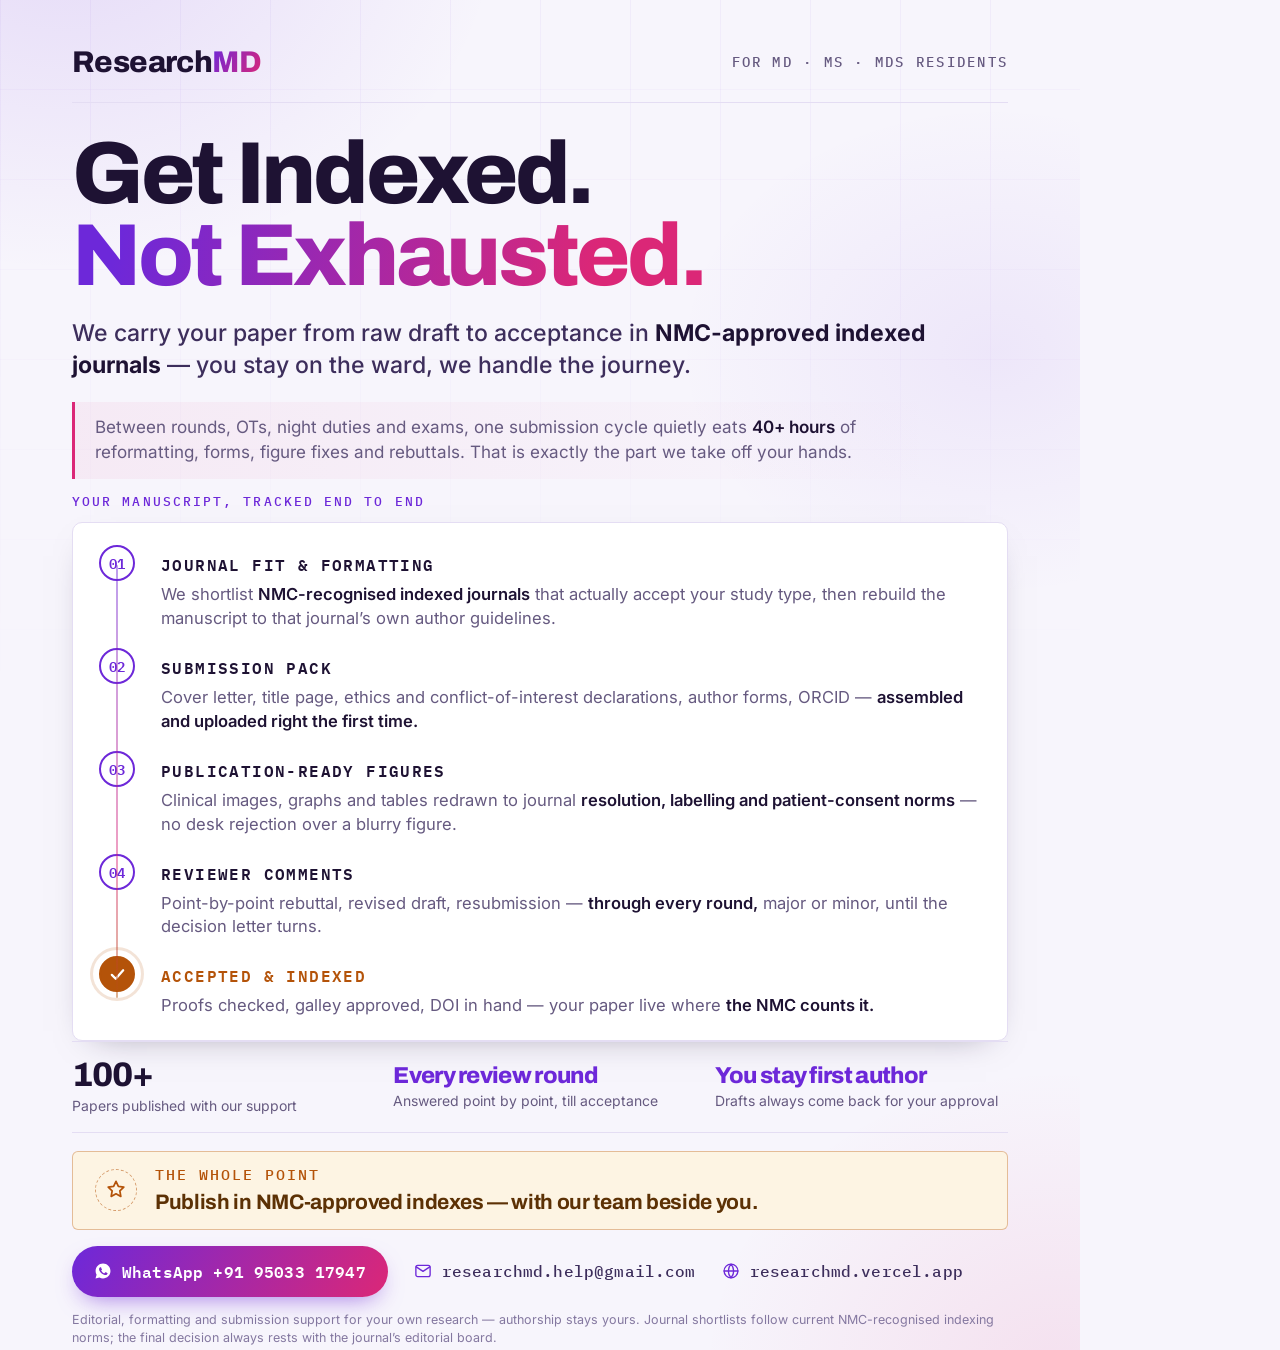
<file: marketing/poster.html>
<!DOCTYPE html>
<html lang="en">
<head>
<meta charset="utf-8" />
<title>ResearchMD — Get Indexed. Not Exhausted.</title>
<style>
@font-face {
  font-family: 'Archivo';
  font-style: normal;
  font-weight: 100 900;
  font-stretch: 100%;
  font-display: swap;
  src: url([data-uri]) format('woff2');
  unicode-range: U+0000-00FF, U+0131, U+0152-0153, U+02BB-02BC, U+02C6, U+02DA, U+02DC, U+0304, U+0308, U+0329, U+2000-206F, U+20AC, U+2122, U+2191, U+2193, U+2212, U+2215, U+FEFF, U+FFFD;
}
@font-face {
  font-family: 'IBM Plex Mono';
  font-style: normal;
  font-weight: 500;
  font-display: swap;
  src: url([data-uri]) format('woff2');
  unicode-range: U+0000-00FF, U+0131, U+0152-0153, U+02BB-02BC, U+02C6, U+02DA, U+02DC, U+0304, U+0308, U+0329, U+2000-206F, U+20AC, U+2122, U+2191, U+2193, U+2212, U+2215, U+FEFF, U+FFFD;
}
@font-face {
  font-family: 'IBM Plex Mono';
  font-style: normal;
  font-weight: 600;
  font-display: swap;
  src: url([data-uri]) format('woff2');
  unicode-range: U+0000-00FF, U+0131, U+0152-0153, U+02BB-02BC, U+02C6, U+02DA, U+02DC, U+0304, U+0308, U+0329, U+2000-206F, U+20AC, U+2122, U+2191, U+2193, U+2212, U+2215, U+FEFF, U+FFFD;
}
@font-face {
  font-family: 'Inter';
  font-style: normal;
  font-weight: 100 900;
  font-display: swap;
  src: url([data-uri]) format('woff2');
  unicode-range: U+0000-00FF, U+0131, U+0152-0153, U+02BB-02BC, U+02C6, U+02DA, U+02DC, U+0304, U+0308, U+0329, U+2000-206F, U+20AC, U+2122, U+2191, U+2193, U+2212, U+2215, U+FEFF, U+FFFD;
}
*, *::before, *::after { box-sizing: border-box; margin: 0; padding: 0; }
html, body { width: 1080px; height: 1350px; background: #F7F5FC; }
/* ResearchMD publication-journey poster — 1080 × 1350, light edition */

:root {
  --paper:       #F7F5FC;
  --card:        #FFFFFF;
  --ink:         #1E1233;
  --ink-soft:    #3D2E5C;
  --muted:       #665A80;
  --faint:       #8478A0;
  --violet:      #6D28D9;
  --violet-soft: #EDE7FC;
  --rose:        #DB2777;
  --ochre:       #B45309;
  --ochre-wash:  #FDF4E3;
  --hairline:    #E4DDF3;
}

.poster {
  width: 1080px;
  height: 1350px;
  position: relative;
  overflow: hidden;
  background: var(--paper);
  color: var(--ink);
  font-family: 'Inter', system-ui, sans-serif;
  display: flex;
  flex-direction: column;
  justify-content: space-between;
  -webkit-font-smoothing: antialiased;
}
/* every band keeps its natural height; slack is shared between them */
.head, .track, .proof, .foot { flex: none; }

/* ── ATMOSPHERE ── */
.poster::before {
  content: "";
  position: absolute;
  inset: 0;
  background:
    radial-gradient(ellipse 65% 42% at 6% -6%,   rgba(109, 40, 217, 0.13), transparent 62%),
    radial-gradient(ellipse 55% 38% at 98% 102%, rgba(219, 39, 119, 0.10), transparent 60%),
    radial-gradient(ellipse 45% 28% at 92% 26%,  rgba(109, 40, 217, 0.07), transparent 65%);
}
/* faint manuscript column grid */
.poster::after {
  content: "";
  position: absolute;
  inset: 0;
  background-image:
    repeating-linear-gradient(90deg, rgba(109,40,217,0.055) 0 1px, transparent 1px 90px),
    repeating-linear-gradient(0deg,  rgba(109,40,217,0.035) 0 1px, transparent 1px 90px);
  mask-image: linear-gradient(180deg, rgba(0,0,0,0.85), transparent 52%);
  -webkit-mask-image: linear-gradient(180deg, rgba(0,0,0,0.85), transparent 52%);
}

.poster > * { position: relative; z-index: 1; }

/* ── SHARED ── */
.mono {
  font-family: 'IBM Plex Mono', ui-monospace, monospace;
  font-weight: 500;
  text-transform: uppercase;
  letter-spacing: 0.16em;
}

/* ── HEAD ── */
.head { padding: 46px 72px 0; }

.brandline {
  display: flex;
  align-items: center;
  justify-content: space-between;
  padding-bottom: 24px;
  border-bottom: 1px solid var(--hairline);
}
.wordmark {
  font-family: 'Archivo', sans-serif;
  font-weight: 800;
  font-size: 30px;
  letter-spacing: -0.02em;
}
.wordmark em {
  font-style: normal;
  background: linear-gradient(120deg, var(--violet), var(--rose));
  -webkit-background-clip: text;
  background-clip: text;
  -webkit-text-fill-color: transparent;
}
.audience { font-size: 14px; color: var(--muted); }

h1 {
  font-family: 'Archivo', sans-serif;
  font-weight: 800;
  font-size: 88px;
  line-height: 0.93;
  letter-spacing: -0.038em;
  margin: 30px 0 0;
  text-wrap: balance;
}
h1 .lift {
  background: linear-gradient(102deg, var(--violet) 8%, var(--rose) 82%);
  -webkit-background-clip: text;
  background-clip: text;
  -webkit-text-fill-color: transparent;
}

.deck {
  margin-top: 20px;
  max-width: 880px;
  font-size: 23px;
  line-height: 1.42;
  font-weight: 500;
  color: var(--ink-soft);
}
.deck strong { color: var(--ink); font-weight: 700; }

.pain {
  margin-top: 20px;
  padding: 13px 20px;
  border-left: 3px solid var(--rose);
  border-radius: 0 6px 6px 0;
  background: linear-gradient(90deg, rgba(219, 39, 119, 0.055), rgba(219, 39, 119, 0));
  max-width: 880px;
  font-size: 17px;
  line-height: 1.5;
  color: var(--muted);
}
.pain b { color: var(--ink); font-weight: 600; }

/* ── TRACKER ── */
.track { padding: 14px 72px 0; }

.track-head {
  font-size: 13px;
  color: var(--violet);
  margin-bottom: 12px;
}

.steps {
  position: relative;
  display: flex;
  flex-direction: column;
  gap: 17px;
  padding: 22px 26px;
  border: 1px solid var(--hairline);
  border-radius: 10px;
  background: var(--card);
  box-shadow: 0 12px 34px -22px rgba(30, 18, 51, 0.5);
}
.steps::before {
  content: "";
  position: absolute;
  left: 43px;
  top: 42px;
  bottom: 42px;
  width: 2px;
  border-radius: 2px;
  background: linear-gradient(180deg, var(--violet) 0%, var(--rose) 68%, var(--ochre) 100%);
  opacity: 0.45;
}

.step {
  display: grid;
  grid-template-columns: 36px 1fr;
  gap: 26px;
  align-items: start;
}
.node {
  width: 36px;
  height: 36px;
  border-radius: 50%;
  background: var(--card);
  border: 2px solid var(--violet);
  display: grid;
  place-items: center;
  font-family: 'IBM Plex Mono', monospace;
  font-weight: 600;
  font-size: 14px;
  color: var(--violet);
  box-shadow: 0 0 0 6px var(--card);
}
.step:last-child .node {
  border-color: var(--ochre);
  background: var(--ochre);
  color: #FFFFFF;
  box-shadow: 0 0 0 6px var(--card), 0 0 0 9px rgba(180, 83, 9, 0.16);
}
.node svg { width: 17px; height: 17px; display: block; }

.step-label {
  font-family: 'IBM Plex Mono', monospace;
  font-weight: 600;
  font-size: 15.5px;
  letter-spacing: 0.09em;
  text-transform: uppercase;
  color: var(--ink);
  padding-top: 6px;
}
.step:last-child .step-label { color: var(--ochre); }
.step-body {
  margin-top: 5px;
  font-size: 16.5px;
  line-height: 1.45;
  color: var(--muted);
  max-width: 900px;
}
.step-body b { color: var(--ink); font-weight: 600; }

/* ── PROOF BAND ── */
.proof {
  margin: 0 72px;
  padding: 16px 0;
  border-top: 1px solid var(--hairline);
  border-bottom: 1px solid var(--hairline);
  display: grid;
  grid-template-columns: repeat(3, 1fr);
  gap: 28px;
}
.proof-item { display: flex; flex-direction: column; gap: 5px; }
.proof-num {
  font-family: 'Archivo', sans-serif;
  font-weight: 800;
  font-size: 34px;
  line-height: 1;
  letter-spacing: -0.03em;
  color: var(--ink);
  font-variant-numeric: tabular-nums;
}
.proof-num.word { font-size: 23px; padding-top: 6px; color: var(--violet); }
.proof-label { font-size: 14px; color: var(--muted); line-height: 1.35; }

/* ── FOOT ── */
.foot { padding: 18px 72px 28px; }

.seal {
  display: flex;
  align-items: center;
  gap: 18px;
  padding: 14px 22px;
  border: 1.5px solid rgba(180, 83, 9, 0.35);
  border-radius: 6px;
  background: var(--ochre-wash);
}
.seal-mark {
  flex: none;
  width: 42px;
  height: 42px;
  border-radius: 50%;
  border: 1.5px dashed rgba(180, 83, 9, 0.55);
  display: grid;
  place-items: center;
  color: var(--ochre);
}
.seal-mark svg { width: 22px; height: 22px; }
.seal-text {
  font-family: 'Archivo', sans-serif;
  font-weight: 700;
  font-size: 21px;
  letter-spacing: -0.015em;
  line-height: 1.2;
  color: #5C3105;
}
.seal-text span {
  display: block;
  font-size: 14.5px;
  letter-spacing: 0.14em;
  text-transform: uppercase;
  font-family: 'IBM Plex Mono', monospace;
  font-weight: 500;
  color: var(--ochre);
  margin-bottom: 6px;
}

.contact {
  margin-top: 16px;
  display: flex;
  align-items: center;
  gap: 26px;
  flex-wrap: wrap;
}
.chip {
  display: flex;
  align-items: center;
  gap: 10px;
  font-family: 'IBM Plex Mono', monospace;
  font-weight: 500;
  font-size: 15.5px;
  letter-spacing: 0.01em;
  color: var(--ink-soft);
}
.chip svg { width: 18px; height: 18px; flex: none; color: var(--violet); }
.chip.cta {
  background: linear-gradient(120deg, var(--violet), var(--rose));
  color: #FFFFFF;
  padding: 12px 22px;
  border-radius: 40px;
  font-weight: 600;
  box-shadow: 0 10px 24px -10px rgba(109, 40, 217, 0.65);
}
.chip.cta svg { color: #FFFFFF; }

.fineprint {
  margin-top: 14px;
  font-size: 12.5px;
  line-height: 1.5;
  color: var(--faint);
  max-width: 936px;
}

</style>
</head>
<body>
<div class="poster">

  <header class="head">
    <div class="brandline">
      <div class="wordmark">Research<em>MD</em></div>
      <div class="audience mono">For MD &middot; MS &middot; MDS Residents</div>
    </div>

    <h1>Get Indexed.<br /><span class="lift">Not Exhausted.</span></h1>

    <p class="deck">
      We carry your paper from raw draft to acceptance in <strong>NMC-approved indexed
      journals</strong> &mdash; you stay on the ward, we handle the journey.
    </p>

    <p class="pain">
      Between rounds, OTs, night duties and exams, one submission cycle quietly eats
      <b>40&plus; hours</b> of reformatting, forms, figure fixes and rebuttals. That is
      exactly the part we take off your hands.
    </p>
  </header>

  <section class="track">
    <div class="track-head mono">Your manuscript, tracked end to end</div>

    <div class="steps">

      <div class="step">
        <div class="node">01</div>
        <div>
          <div class="step-label">Journal Fit &amp; Formatting</div>
          <div class="step-body">
            We shortlist <b>NMC-recognised indexed journals</b> that actually accept your study
            type, then rebuild the manuscript to that journal&rsquo;s own author guidelines.
          </div>
        </div>
      </div>

      <div class="step">
        <div class="node">02</div>
        <div>
          <div class="step-label">Submission Pack</div>
          <div class="step-body">
            Cover letter, title page, ethics and conflict-of-interest declarations, author forms,
            ORCID &mdash; <b>assembled and uploaded right the first time.</b>
          </div>
        </div>
      </div>

      <div class="step">
        <div class="node">03</div>
        <div>
          <div class="step-label">Publication-Ready Figures</div>
          <div class="step-body">
            Clinical images, graphs and tables redrawn to journal <b>resolution, labelling and
            patient-consent norms</b> &mdash; no desk rejection over a blurry figure.
          </div>
        </div>
      </div>

      <div class="step">
        <div class="node">04</div>
        <div>
          <div class="step-label">Reviewer Comments</div>
          <div class="step-body">
            Point-by-point rebuttal, revised draft, resubmission &mdash; <b>through every round,</b>
            major or minor, until the decision letter turns.
          </div>
        </div>
      </div>

      <div class="step">
        <div class="node" aria-label="Accepted">
          <svg viewBox="0 0 24 24" fill="none" stroke="currentColor" stroke-width="3.2"
               stroke-linecap="round" stroke-linejoin="round" role="img" aria-hidden="true">
            <path d="M4 12.5l5.5 5.5L20 6" />
          </svg>
        </div>
        <div>
          <div class="step-label">Accepted &amp; Indexed</div>
          <div class="step-body">
            Proofs checked, galley approved, DOI in hand &mdash; your paper live where
            <b>the NMC counts it.</b>
          </div>
        </div>
      </div>

    </div>
  </section>

  <section class="proof">
    <div class="proof-item">
      <div class="proof-num">100+</div>
      <div class="proof-label">Papers published with our support</div>
    </div>
    <div class="proof-item">
      <div class="proof-num word">Every review round</div>
      <div class="proof-label">Answered point by point, till acceptance</div>
    </div>
    <div class="proof-item">
      <div class="proof-num word">You stay first author</div>
      <div class="proof-label">Drafts always come back for your approval</div>
    </div>
  </section>

  <footer class="foot">
    <div class="seal">
      <div class="seal-mark">
        <svg viewBox="0 0 24 24" fill="none" stroke="currentColor" stroke-width="1.9"
             stroke-linecap="round" stroke-linejoin="round" role="img" aria-hidden="true">
          <path d="M12 2.5l2.6 5.5 5.9.8-4.3 4.2 1.05 6-5.25-2.9L6.75 19l1.05-6L3.5 8.8l5.9-.8z" />
        </svg>
      </div>
      <div class="seal-text">
        <span>The whole point</span>
        Publish in NMC-approved indexes &mdash; with our team beside you.
      </div>
    </div>

    <div class="contact">
      <div class="chip cta">
        <svg viewBox="0 0 24 24" fill="currentColor" role="img" aria-hidden="true">
          <path d="M12.04 2C6.58 2 2.13 6.45 2.13 11.91c0 1.75.46 3.46 1.32 4.96L2 22l5.25-1.38a9.9 9.9 0 004.79 1.22h.01c5.46 0 9.91-4.45 9.91-9.91S17.5 2 12.04 2zm5.8 14.02c-.24.68-1.42 1.31-1.96 1.36-.5.05-.98.23-3.3-.69-2.77-1.09-4.53-3.92-4.67-4.1-.14-.18-1.12-1.49-1.12-2.84s.71-2.02.96-2.29c.25-.28.55-.34.73-.34h.52c.17 0 .4-.06.62.48.24.57.8 1.98.87 2.12.07.14.12.31.02.49-.09.18-.14.29-.28.45-.14.16-.29.36-.42.48-.14.14-.28.29-.12.57.16.28.72 1.18 1.54 1.91 1.06.94 1.95 1.23 2.23 1.37.28.14.44.12.6-.07.17-.19.7-.81.88-1.09.19-.28.37-.23.63-.14.25.09 1.66.78 1.94.92.28.14.47.21.54.33.07.11.07.65-.17 1.33z" />
        </svg>
        WhatsApp +91 95033 17947
      </div>
      <div class="chip">
        <svg viewBox="0 0 24 24" fill="none" stroke="currentColor" stroke-width="1.8"
             stroke-linecap="round" stroke-linejoin="round" role="img" aria-hidden="true">
          <rect x="2.5" y="4.5" width="19" height="15" rx="2.5" />
          <path d="M3 6.5l9 6 9-6" />
        </svg>
        researchmd.help@gmail.com
      </div>
      <div class="chip">
        <svg viewBox="0 0 24 24" fill="none" stroke="currentColor" stroke-width="1.8"
             stroke-linecap="round" stroke-linejoin="round" role="img" aria-hidden="true">
          <circle cx="12" cy="12" r="9.2" />
          <path d="M2.8 12h18.4M12 2.8c2.4 2.6 3.6 5.8 3.6 9.2s-1.2 6.6-3.6 9.2c-2.4-2.6-3.6-5.8-3.6-9.2S9.6 5.4 12 2.8z" />
        </svg>
        researchmd.vercel.app
      </div>
    </div>

    <p class="fineprint">
      Editorial, formatting and submission support for your own research &mdash; authorship stays
      yours. Journal shortlists follow current NMC-recognised indexing norms; the final decision
      always rests with the journal&rsquo;s editorial board.
    </p>
  </footer>

</div>

</body>
</html>
</file>
